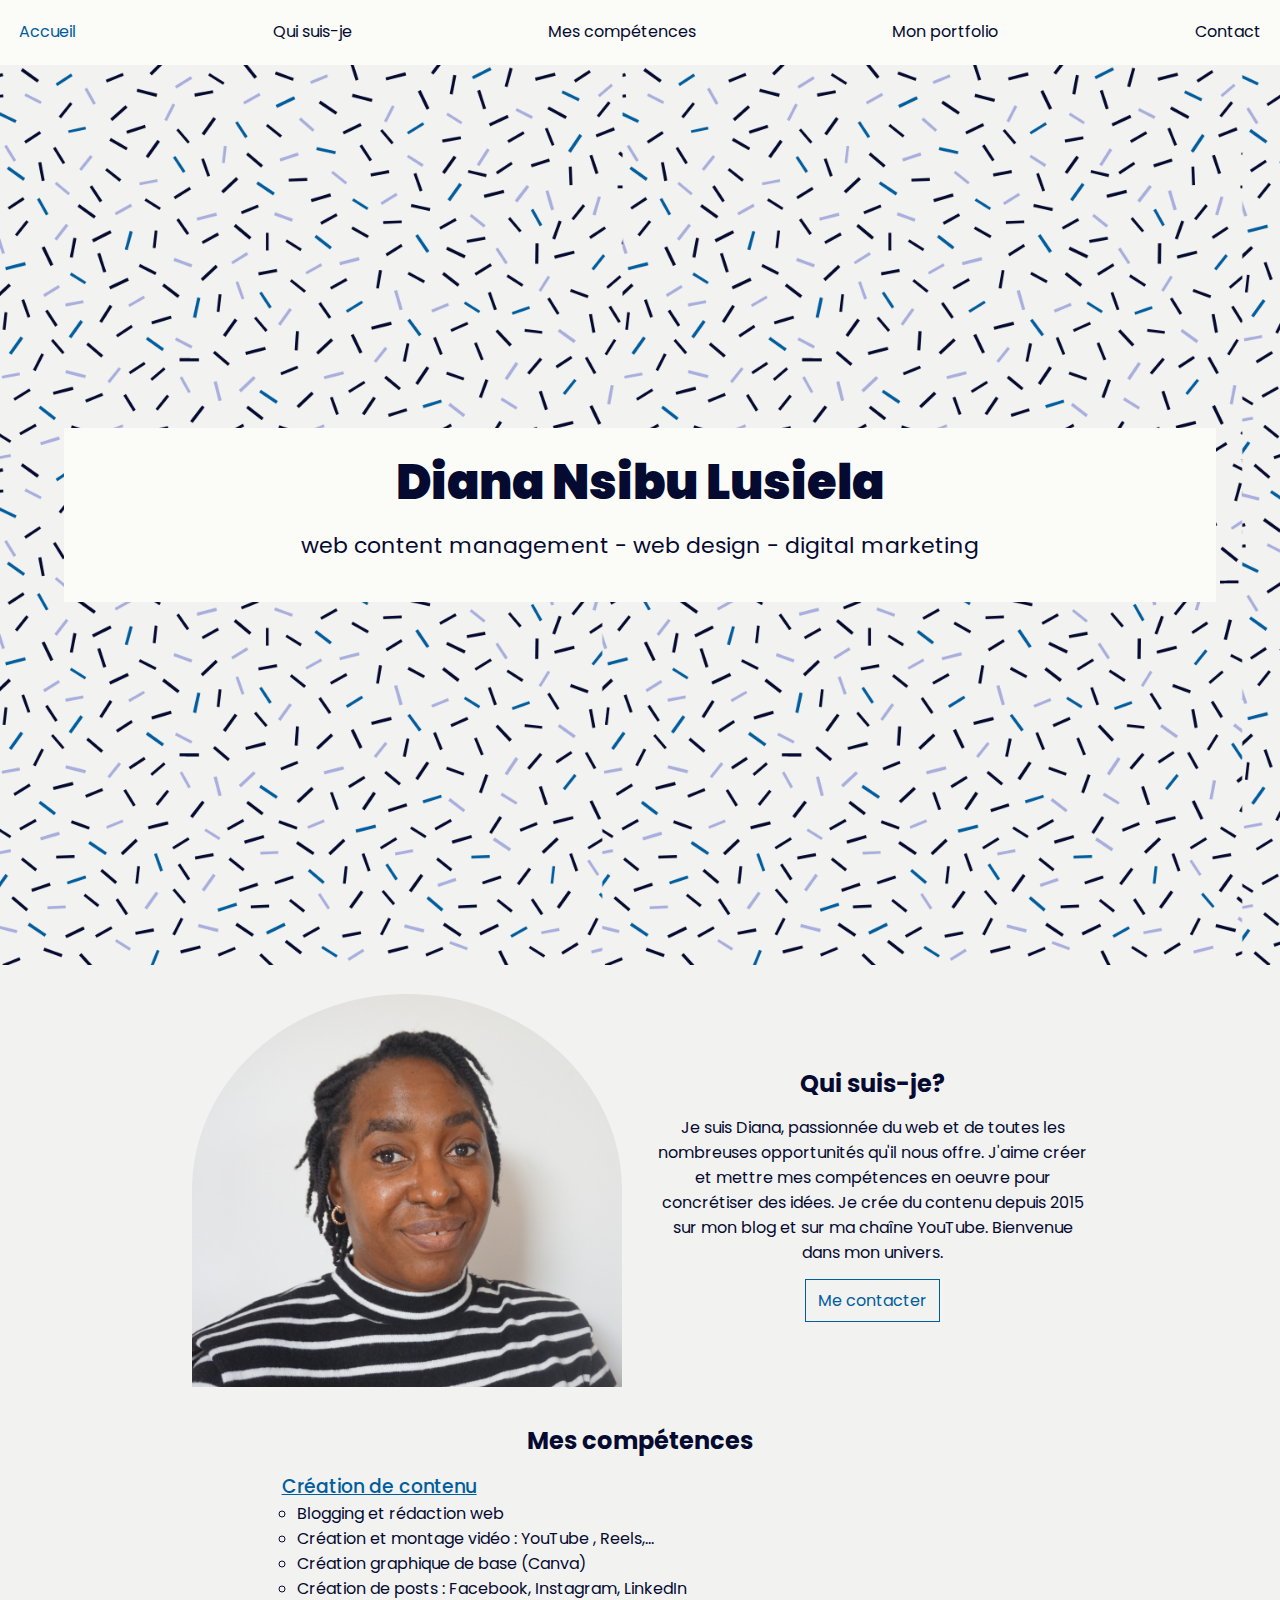
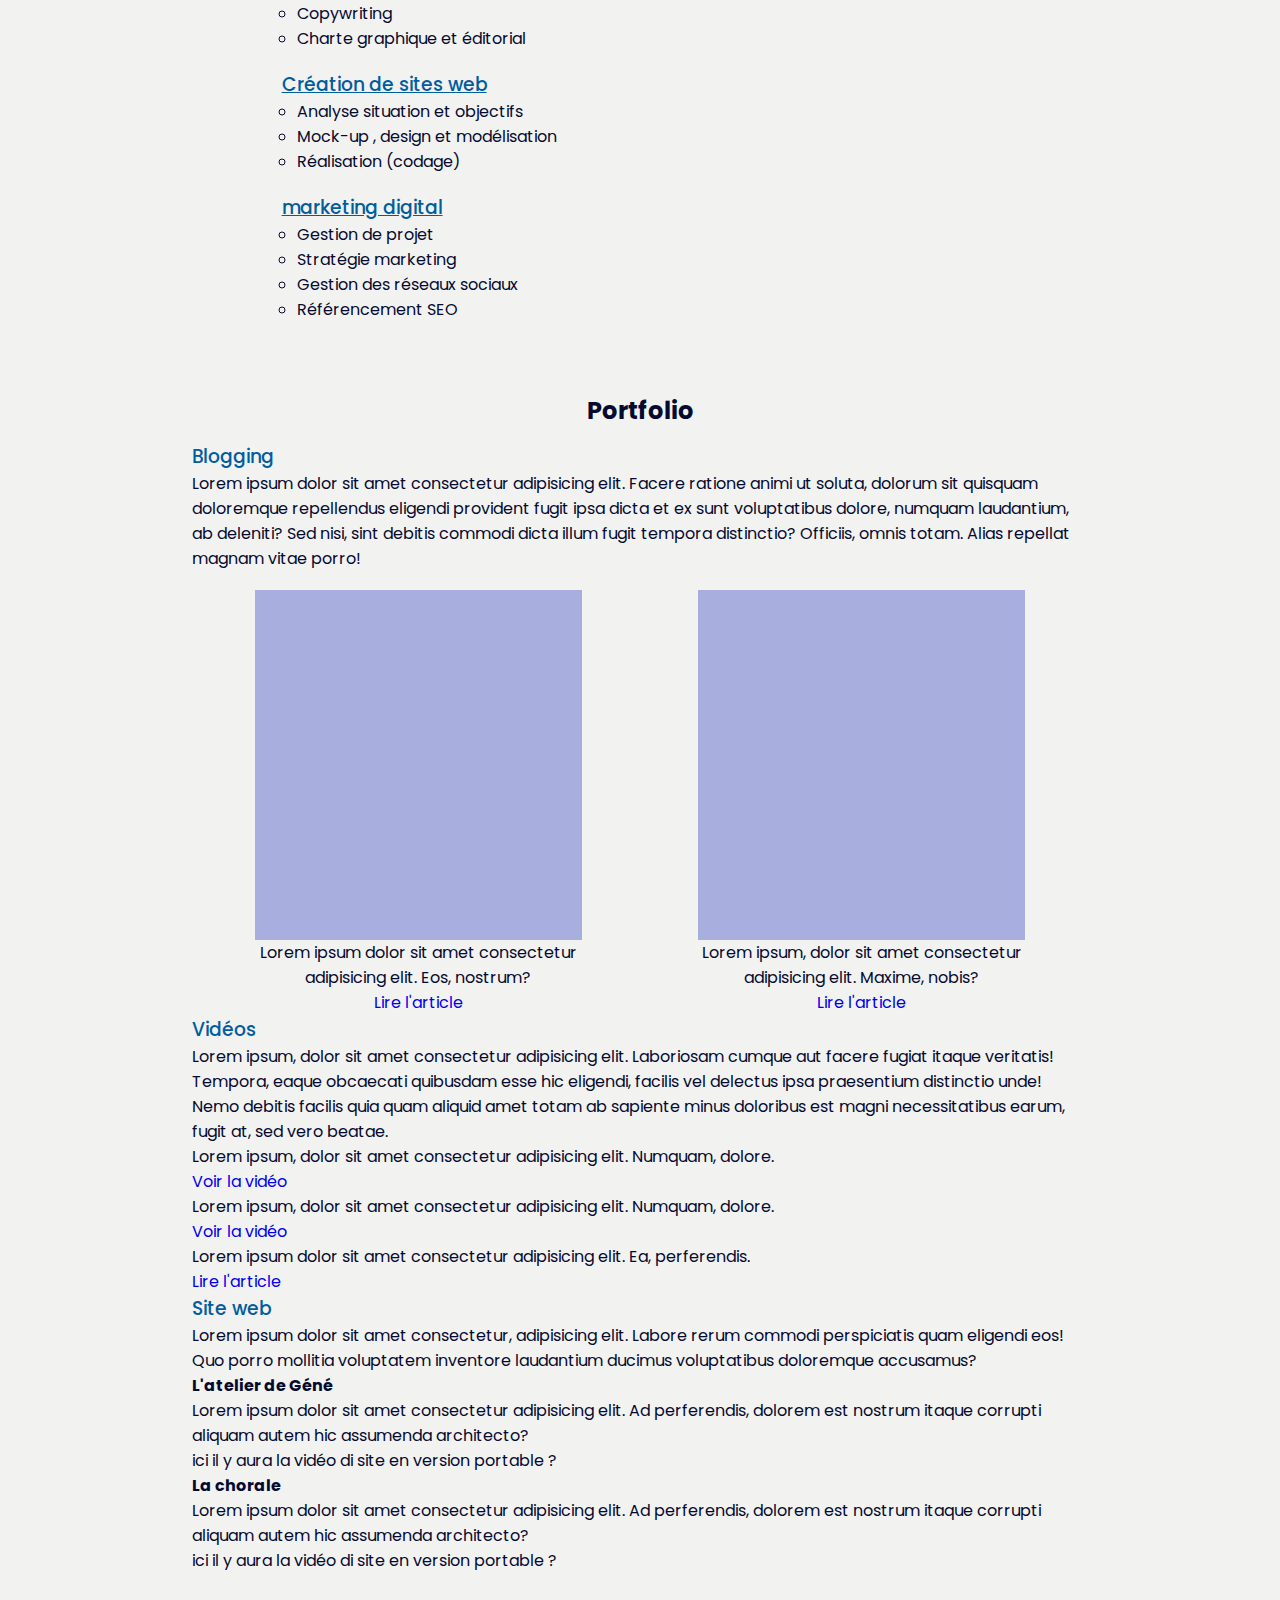
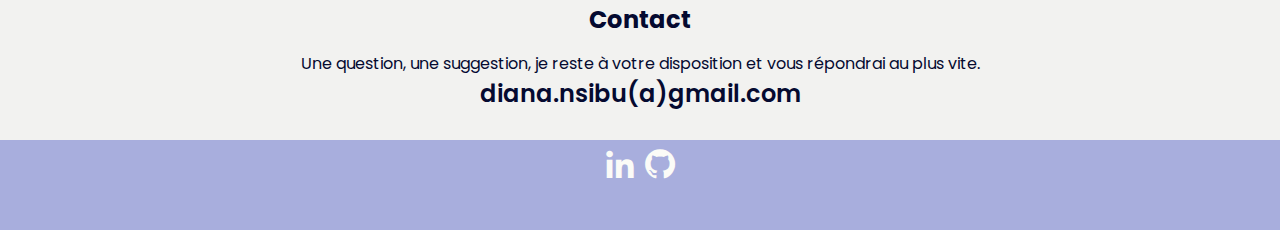
<file: index.html>
<!DOCTYPE html>
<html lang="en">

<head>
    <meta charset="UTF-8">
    <meta http-equiv="X-UA-Compatible" content="IE=edge">
    <meta name="viewport" content="width=device-width, initial-scale=1.0">
    <title>Diana Nsibu Lusiela - Portfolio</title>
    <link rel="stylesheet" href="./asset/style.css">
    <link rel="preconnect" href="https://fonts.googleapis.com">
    <link rel="preconnect" href="https://fonts.gstatic.com" crossorigin>
    <link
        href="https://fonts.googleapis.com/css2?family=Poppins:ital,wght@0,100;0,200;0,300;0,400;0,500;0,600;0,700;0,800;0,900;1,100;1,200;1,300;1,400;1,500;1,600;1,700;1,800;1,900&display=swap"
        rel="stylesheet">
    <link href='https://unpkg.com/boxicons@2.1.4/css/boxicons.min.css' rel='stylesheet'>
</head>

<body>
    <header>
        <nav class="nav-link">
            <button class="hamburger" type="button" aria-label="Toggle navigation" aria-expanded="false">
                <span></span><span></span><span></span>
            </button>
            <div class="nav-item-container">
                <a href="#hero" class="nav-item actif">Accueil</a>
                <a href="#about" class="nav-item">Qui suis-je</a>
                <a href="#skills" class="nav-item">Mes compétences</a>
                <a href="#portfolio" class="nav-item">Mon portfolio</a>
                <a href="#contact" class="nav-item">Contact</a>
            </div>

        </nav>
    </header>
    <main>
        <section id="hero" class="hero-section">
            <div class="hero-text-box">
                <h1>Diana Nsibu Lusiela</h1>
                <p>web content management - web design - digital marketing</p>
            </div>
        </section>
        <section id="about" class="about-section">
            <div class="about-img">
                <img src="./asset/img/diana_about.JPG" alt="">
            </div>
            <div class="about-text">
                <h2>Qui suis-je?</h2>
                <p>Je suis Diana, passionnée du web et de toutes les nombreuses opportunités qu'il nous offre.
                    J'aime créer et mettre mes compétences en oeuvre pour concrétiser des idées.
                    Je crée du contenu depuis 2015 sur mon blog et sur ma chaîne YouTube.
                    Bienvenue dans mon univers.</p>
                <a href="#contact" class="btn">Me contacter</a>
            </div>
        </section>
        <section id="skills" class="skills-section">
            <h2>Mes compétences</h2>
            <div class="skills-container">
                <div class="skills-text-box">
                    <h3>Création de contenu</h3>
                    <ul>
                        <li> Blogging et rédaction web</li>
                        <li>Création et montage vidéo : YouTube , Reels,...</li>
                        <li>Création graphique de base (Canva)</li>
                        <li>Création de posts : Facebook, Instagram, LinkedIn</li>
                        <li>Copywriting</li>
                        <li>Charte graphique et éditorial</li>
                    </ul>
                </div>
                <div class="skills-text-box">
                    <h3>Création de sites web</h3>
                    <ul>
                        <li> Analyse situation et objectifs</li>
                        <li>Mock-up , design et modélisation </li>
                        <li>Réalisation (codage)</li>
                    </ul>
                </div>
                <div class="skills-text-box">
                    <h3>marketing digital</h3>
                    <ul>
                        <li>Gestion de projet</li>
                        <li>Stratégie marketing</li>
                        <li>Gestion des réseaux sociaux</li>
                        <li>Référencement SEO</li>
                    </ul>
                </div>
            </div>
        </section>
        <section id="portfolio" class="portfolio-section">
            <h2>Portfolio</h2>
           <div class="portfolio-blog">
            <div class="blog-text-container">
                <h3>Blogging</h3>
                <p>Lorem ipsum dolor sit amet consectetur adipisicing elit. Facere ratione animi ut soluta, dolorum sit quisquam doloremque repellendus eligendi provident fugit ipsa dicta et ex sunt voluptatibus dolore, numquam laudantium, ab deleniti? Sed nisi, sint debitis commodi dicta illum 
                fugit tempora distinctio? Officiis, omnis totam. Alias repellat magnam vitae porro!</p>
            </div>
            <div class="blog-post-container">
                <div class="blog-post">
                    <div class="post-img"><!-- <img src="" alt=""> --></div>
                    <p>Lorem ipsum dolor sit amet consectetur adipisicing elit. Eos, nostrum?</p>
                    <a href="#">Lire l'article</a>
                </div>
                <div class="blog-post">
                    <div class="post-img"><!-- <img src="" alt=""> --></div>
                    <p>Lorem ipsum, dolor sit amet consectetur adipisicing elit. Maxime, nobis?</p>
                    <a href="#">Lire l'article</a>
                </div>
            </div>
           </div>
           <div class="portfolio-video">
             <div class="video-text-container">
                <h3>Vidéos</h3>
                <p>Lorem ipsum, dolor sit amet consectetur adipisicing elit. Laboriosam cumque aut facere fugiat itaque veritatis! Tempora, eaque obcaecati quibusdam esse hic eligendi, facilis vel delectus ipsa praesentium distinctio unde! Nemo debitis facilis quia 
                    quam aliquid amet totam ab sapiente minus doloribus est magni necessitatibus earum, fugit at, sed vero beatae.</p>
             </div>
             <div class="video-post-container">
                <div class="video-post">
                    <div class="movie-img"><!-- <img src="" alt=""> --></div>
                    <p>Lorem ipsum, dolor sit amet consectetur adipisicing elit. Numquam, dolore.</p>
                    <a href="#">Voir la vidéo</a>
                </div>
                <div class="video-post">
                    <div class="movie-img"><!-- <img src="" alt=""> --></div>
                    <p>Lorem ipsum, dolor sit amet consectetur adipisicing elit. Numquam, dolore.</p>
                    <a href="#">Voir la vidéo</a>
                </div>
                <div class="video-post">
                    <div class="movie-img"><!-- <img src="" alt=""> --></div>
                    <p>Lorem ipsum dolor sit amet consectetur adipisicing elit. Ea, perferendis.</p>
                    <a href="#">Lire l'article</a>
                </div>
             </div>
           </div>
           <div class="portfolio-design">
            <h3>Site web</h3>
            <p>Lorem ipsum dolor sit amet consectetur, adipisicing elit. Labore rerum commodi perspiciatis quam eligendi eos! Quo porro mollitia voluptatem inventore laudantium ducimus voluptatibus doloremque accusamus?</p>
            <div class="templates-content">
                <div>
                    <h4>L'atelier de Géné</h4>
                    <p>Lorem ipsum dolor sit amet consectetur adipisicing elit. Ad perferendis, dolorem est nostrum itaque corrupti aliquam autem hic assumenda architecto?</p>
                    <div><!-- <img src="" alt=""> --></div>
                </div>
                <div>
                    <p>ici il y aura la vidéo di site en version portable ?</p>
                </div>
            </div>
            <div class="templates-content">
                <div>
                    <h4>La chorale</h4>
                    <p>Lorem ipsum dolor sit amet consectetur adipisicing elit. Ad perferendis, dolorem est nostrum itaque corrupti aliquam autem hic assumenda architecto?</p>
                    <div><!-- <img src="" alt=""> --></div>
                </div>
                <div>
                    <p>ici il y aura la vidéo di site en version portable ?</p>
                </div>
            </div>
           </div>
        </section>
        <section id="contact" class="contact-section">
            <h2>Contact</h2>
            <p>Une question, une suggestion, je reste à votre disposition et vous répondrai au plus vite.</p>
            <p class="contact-mail">diana.nsibu(a)gmail.com</p>
        </section>
    </main>
    <footer>
        <span><a href="https://www.linkedin.com/in/diana-nsibu-lusiela/"><i class='bx bxl-linkedin'></i></a></span>
        <span><a href="https://github.com/DianaNsibu"><i class='bx bxl-github'></i></a></span>
        <!-- <span><a href="#"><i class='bx bxl-youtube' ></i></a></span> -->
    </footer>
    <script src="./asset/main.js"></script>
</body>

</html>
</file>
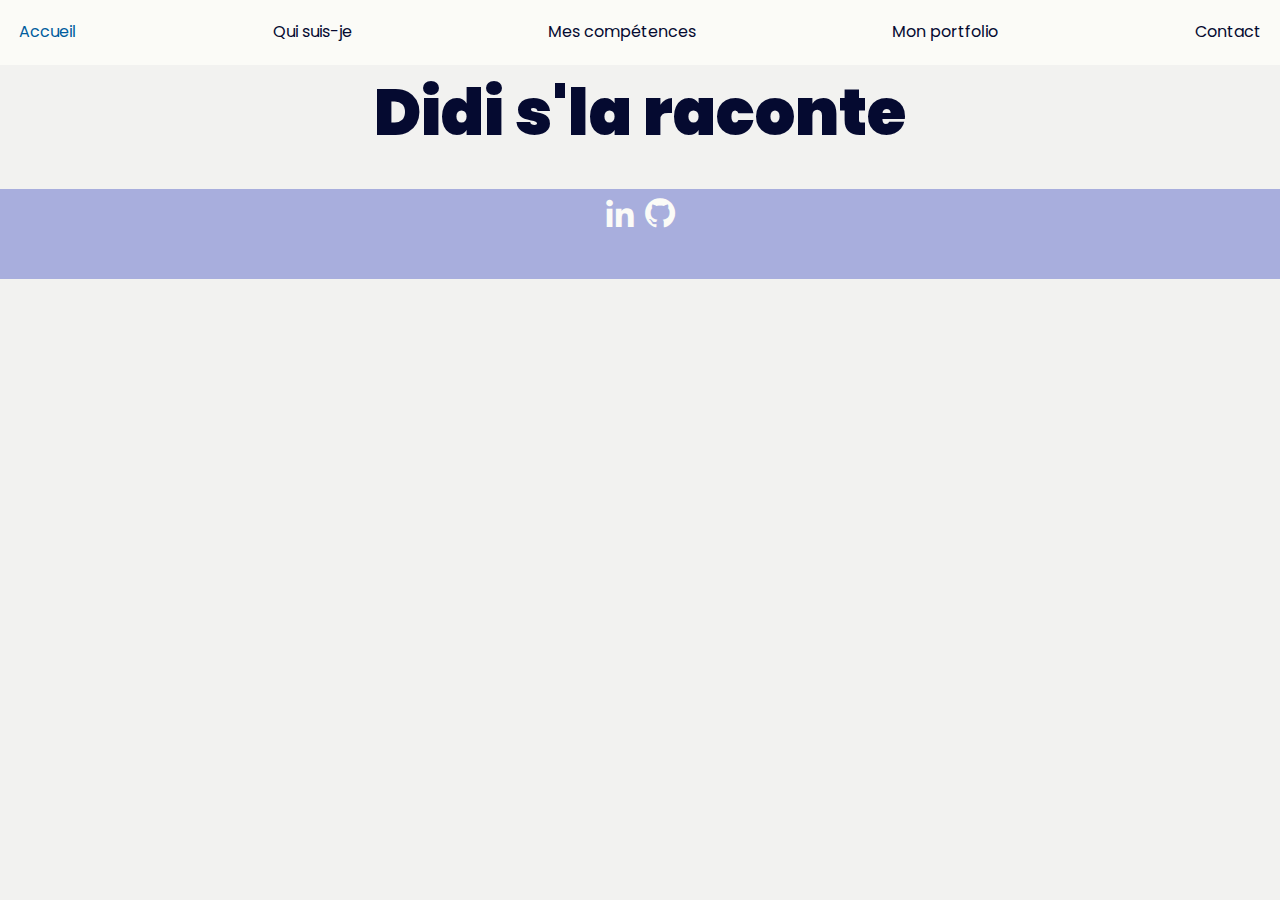
<file: portfolio-atelier.html>
<!DOCTYPE html>
<html lang="en">
<head>
    <meta charset="UTF-8">
    <meta http-equiv="X-UA-Compatible" content="IE=edge">
    <meta name="viewport" content="width=device-width, initial-scale=1.0">
    <title>Portfolio - Diana Nsibu Lusiela</title>
    <link rel="stylesheet" href="./asset/style.css">
    <link rel="preconnect" href="https://fonts.googleapis.com">
    <link rel="preconnect" href="https://fonts.gstatic.com" crossorigin>
    <link
        href="https://fonts.googleapis.com/css2?family=Poppins:ital,wght@0,100;0,200;0,300;0,400;0,500;0,600;0,700;0,800;0,900;1,100;1,200;1,300;1,400;1,500;1,600;1,700;1,800;1,900&display=swap"
        rel="stylesheet">
    <link href='https://unpkg.com/boxicons@2.1.4/css/boxicons.min.css' rel='stylesheet'>
</head>
<body>
    <header>
        <nav class="nav-link">
            <button class="hamburger" type="button" aria-label="Toggle navigation" aria-expanded="false">
                <span></span><span></span><span></span>
            </button>
            <div class="nav-item-container">
                <a href="./index.html" class="nav-item actif">Accueil</a>
                <a href="#" class="nav-item">Qui suis-je</a>
                <a href="#" class="nav-item">Mes compétences</a>
                <a href="#" class="nav-item">Mon portfolio</a>
                <a href="#" class="nav-item">Contact</a>
            </div>

        </nav>
    </header>
    <main>
        <section>
            <h1>Didi s'la raconte</h1>
        </section>
        
        
    </main>
    <footer>
        <span><a href="https://www.linkedin.com/in/diana-nsibu-lusiela/"><i class='bx bxl-linkedin'></i></a></span>
        <span><a href="https://github.com/DianaNsibu"><i class='bx bxl-github'></i></a></span>
        <!-- <span><a href="#"><i class='bx bxl-youtube' ></i></a></span> -->
    </footer>
    <script src="./asset/main.js"></script>
</body>
</html>
</file>
<file: asset/style.css>
* {
    box-sizing: border-box;
    margin: 0;
    padding: 0;
    text-decoration: none;
}

body {
    font-family: 'Poppins', sans-serif;
    background-color: #f2f2f0;
    color: #050a30;
}

nav a {
    color: #050a30;
}

.btn {
    border: 1px solid #005d9e;
    color: #005d9e;
    padding: 8px 12px;
}

.btn:hover {
    background-color: #005d9e;
    color: #f2f2f0;
    transition: 1s;
}

.actif {
    color: #005d9e;
}

h3 {
    color: #005d9e;
    font-weight: 500;
}

h1 {
    font-weight: 900;
    text-align: center;
}
h2{
    text-align: center;
    margin-bottom: 0.9rem;
}

p {
    font-weight: 400;
    font-size: 18px;
}
ul{
    padding-left: 15px;
}
li{
    font-size: 16px;
    list-style: circle;
}

/* ----------------header/menu------------------------------------- */

header {
    background-color: #fbfbf7;

}

.hamburger {
    display: none;
}

nav {
    display: flex;
    flex-direction: column;

}

.nav-item-container {
    width: 100%;
    padding: 1.2rem;
    display: flex;
    justify-content: space-between;

}

.nav-item-container a::after {
    content: "";
    display: block;
    margin: auto;
    height: 2px;
    background: #005d9e;
    width: 0%;
    transition: 0.3s ease-out;
}

.nav-item-container a:hover::after {
    width: 100%;
}

/* --------------------section----------------------------- */
main {
    width: 100%;
    display: flex;
    flex-direction: column;
    align-items: center;
}

section {
    width: 80%;
    margin-bottom: 1.8rem;
}


/* -----------------------hero------------------------------------ */

.hero-section {
    background-image: url(./img/diana_hero.png);
    background-repeat: no-repeat;
    background-size: cover;
    width: 100%;
    height: 100vh;
    display: flex;
    flex-direction: column;
    align-items: center;
    justify-content: center;

}

.hero-text-box {
    width: 90%;
    background-color: #fbfbf7;
    display: flex;
    flex-direction: column;
    align-items: center;

}

.hero-text-box h1 {
    font-size: 48px;
    margin-top: 1.2rem;
}

.hero-text-box p {
    text-align: center;
    margin: 10px 0 40px;

}

/* ----------------------about------------------------------------- */
.about-section {
    display: flex;
    flex-direction: row;
    justify-content: space-between;
    align-items: center;
}

.about-img {
    border-radius: 50% 50% 0 0;
}

.about-img img {
    width: 100%;
    border-radius: 50% 50% 0 0;
}
.about-section {
    flex-direction: row;
    justify-content: space-between;
    align-items: center;
}
.about-text,
.about-img {
    width: 48%;
}
.about-text{
    display: flex;
    flex-direction: column;
    align-items: center;
}
.about-text p{
    text-align: center;
    margin-bottom: 0.9rem;
}

/* -------------------------------skills---------------------------------- */
.skills-container{
    margin-bottom: 1.4rem;
    display: flex;
   flex-direction: column; 
    align-items: center;
}
.skills-text-box{
    width: 80%;
    margin-bottom: 1.2rem;
}
.skills-text-box h3{
    text-decoration: underline;
}

/* ------------------contact------------------------- */
.contact-section{
    display: flex;
    flex-direction: column;
    align-items: center;
}
.contact-mail{
    font-size: 24px;
    font-weight: 600;
}
/* --------------------------portfolio-------------------------------- */

/* -------------------blogging----------------------------- */
.portfolio-blog{
    display: flex;
    flex-direction: column;
    align-items: center;
}

.blog-text-container{
    margin-bottom: 1.2rem;
}
.blog-post-container{
    width: 90%;
    display: flex;
    justify-content: space-between;
}
.blog-post{
    width: 45%;
    display: flex;
    flex-direction: column;
    align-items: center;
}
.post-img{
    border: 1px solid #a8aedd;
    background-color: #a8aedd;
    width: 90%;
    height: 350px;

}
.blog-post p{
    text-align: center;
}

/* ------------------footer-------------------------------- */
footer{
    height: 10vh;
    background-color: #a8aedd;
    color: #fbfbf7;
    text-align: center;
}
footer span a{
    color: #fbfbf7;
    font-size: 36px;

}

@media(max-width:768px) {
    h1 {
        font-size: 36px;
    }

    /* ------------menu burger------------------------ */
    .hamburger {
        width: 20px;
        height: 20px;
        cursor: pointer;
        border: none;
        display: flex;
        background: #fbfbf7;
        align-items: center;
        position: relative;
        padding-left: 10px;
        padding-right: 10px;
    }

    .hamburger span {
        display: block;
        width: 100%;
        height: 2px;
        background: #050a30;
        position: absolute;
        pointer-events: none;
        transition: opacity 0.3s 0.15s ease-out;
    }

    .hamburger span:nth-child(1) {
        transform: translateY(7px);
    }

    .hamburger span:nth-child(3) {
        transform: translateY(-7px);
    }

    .hamburger span:nth-child(1),
    .hamburger span:nth-child(3) {
        transition: transform 0.3s ease-out;
    }

    .hamburger.open span:nth-child(1) {
        transform: translate(0) rotate(135deg);
    }

    .hamburger.open span:nth-child(2) {
        opacity: 0;
        transition: opacity 0s ease-out;
    }

    .hamburger.open span:nth-child(3) {
        transform: translate(0) rotate(-135deg);
    }

    .open {
        transform: translate(0%);
    }

    .nav-item-container {
        height: 80vh;
        display: none;
        flex-direction: column;
        align-items: center;
        transform: translate(-100%);
        transition: transform 0.3s ease-out;
    }

    .visible {
        display: flex;
        transform: translate(0%);
    }

    
/* ----------------------about------------------------------------- */
.about-section {
    flex-direction: column;
    align-items: center;
}
.about-img{
    width: 80%;
}
.about-text {
    width: 100%;
}

/*-------------------------------skills---------------------------------- */ 
.skills-text-box{
    width: 100%;
}

/* ------------------------------------portfolio--------------------------------- */
/* --------------bloggin---------------------- */
.portfolio-blog{
    flex-direction: column;
    align-items: center;
    margin-bottom: 1rem;
}
.blog-text-container{
    width: 100%;
    display: flex;
    flex-direction: column;
    margin-bottom: 1rem;
}
.blog-post-container{
    width: 80%;
    display: flex;
    flex-direction: column;
}
.post-img{
    border: 1px solid #a8aedd;
    background-color: #a8aedd;
    width: 100%;
    height: 450px;

}
.blog-post{
    width: 80%;
    margin-bottom: 1.2rem;
    display: flex;
    flex-direction: column;
    align-items: center;
}


}


@media(min-width:950px) {
    h1 {
        font-size: 64px;
    }

    p {
        font-size: 16px;
    }
    li{
        font-size: 16px;
    }

    /* ----------------section------------------------     */
    section {
        width: 70%;

    }


    .hero-text-box p {
        font-size: 22px;
    }

    /* ----------------------about------------------------------------- */
    .about-section {
        flex-direction: row;
        justify-content: space-between;
        align-items: center;
    }

    .about-text,
    .about-img {
        width: 48%;
    }
/* ----------------------------skills---------------------------------------------- */


}
</file>
